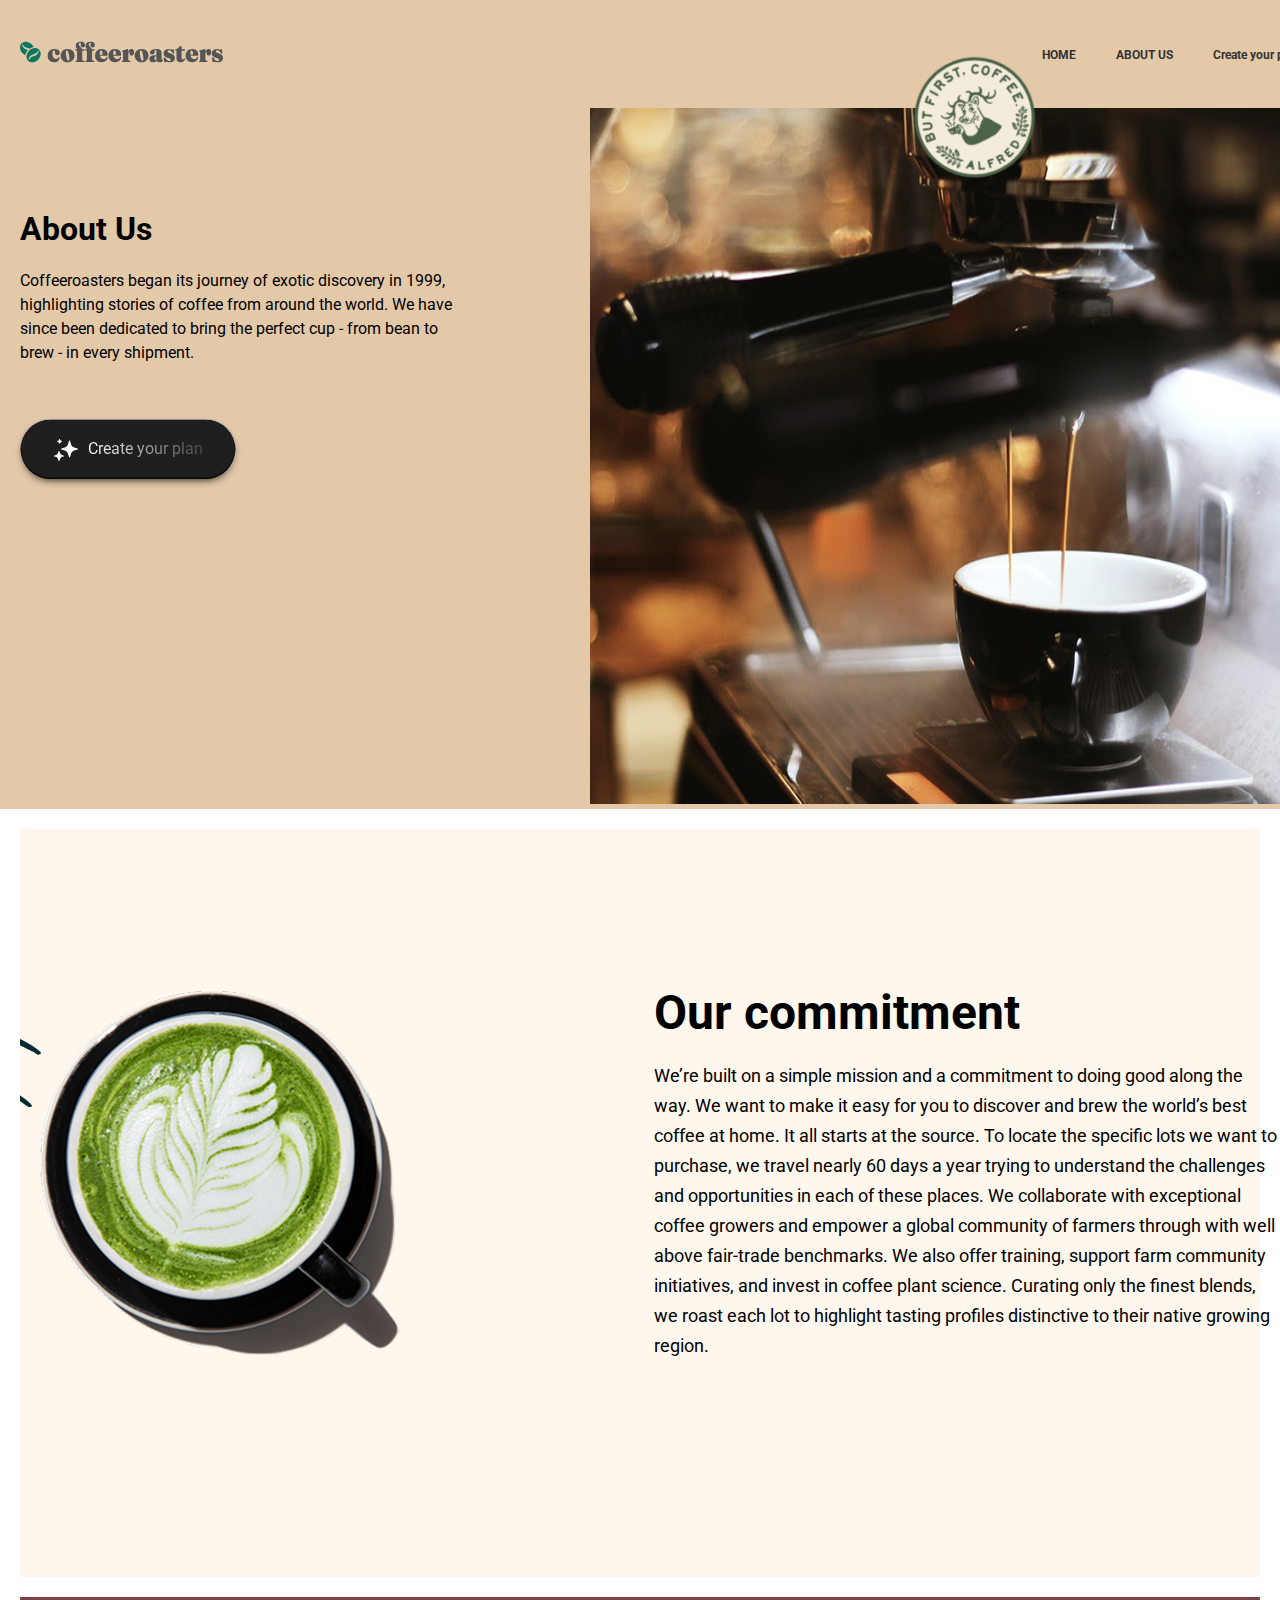
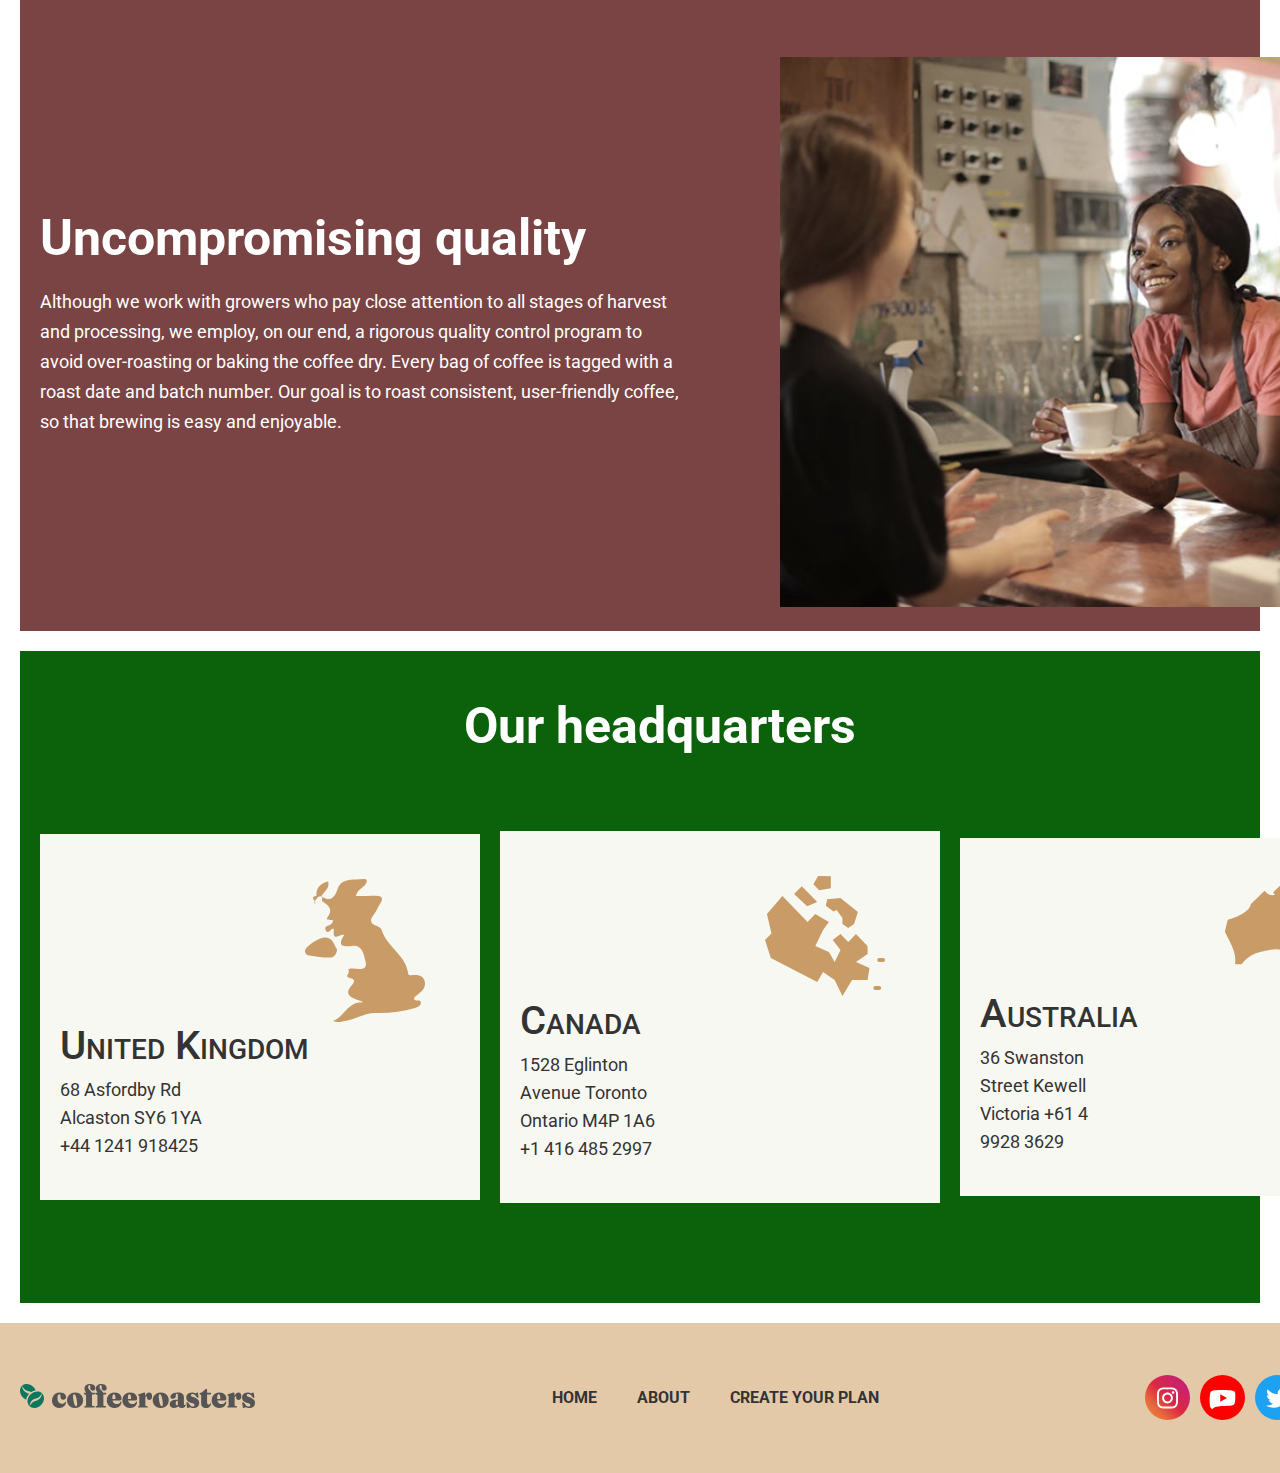
<file: about.html>
<!DOCTYPE html>
<html lang="en">

<head>
    <meta charset="UTF-8">
    <meta name="viewport" content="width=device-width, initial-scale=1.0">
    <title>coffee-roaster</title>
    <link rel="stylesheet" href="./css/main.css">
</head>

<body>
    <!-- header start  -->
    <header>
        <div class="container">
            <div class="header_inner">
                <div class="header_inner_left">
                    <a href="#">
                        <img src="./images/coffeeroasters.svg" width="203px" height="24px" alt="coffee-roaster-logo">
                    </a>
                </div>
                <div class="header_inner_right">
                    <ul class="header_inner_right_list">
                        <li class="header_inner_list_item">
                            <a class="header_inner_right_list_link" href="./index.html">
                                HOME
                            </a>
                        </li>
                        <li class="header_inner_list_item">
                            <a class="header_inner_right_list_link" href="./about.html">
                                ABOUT US
                            </a>
                        </li>
                        <li class="header_inner_list_item">
                            <a class="header_inner_right_list_link" href="#">
                                Create your plan
                            </a>
                        </li>
                    </ul>
                </div>
            </div>
        </div>
    </header>
    <!-- header finish  -->
    <section class="roaster">
        <div class="container">
            <div class="roaster_inner">
                <div class="roaster_inner_left">
                    <h1 class="roaster_inner_left_title">
                        About Us
                    </h1>
                    <p class="roaster_inner_left_text">
                        Coffeeroasters began its journey of exotic discovery in 1999, highlighting stories of coffee
                        from around the world. We have since been dedicated to bring the perfect cup - from bean to
                        brew - in every shipment.
                    </p>
                    <!-- <a class="about_inner_left_link" href="#">
                            Create your plan
                        </a> -->
                    <button class="button">
                        <div class="dots_border"></div>
                        <svg xmlns="http://www.w3.org/2000/svg" fill="none" viewBox="0 0 24 24" class="sparkle">
                            <path class="path" stroke-linejoin="round" stroke-linecap="round" stroke="black"
                                fill="black"
                                d="M14.187 8.096L15 5.25L15.813 8.096C16.0231 8.83114 16.4171 9.50062 16.9577 10.0413C17.4984 10.5819 18.1679 10.9759 18.903 11.186L21.75 12L18.904 12.813C18.1689 13.0231 17.4994 13.4171 16.9587 13.9577C16.4181 14.4984 16.0241 15.1679 15.814 15.903L15 18.75L14.187 15.904C13.9769 15.1689 13.5829 14.4994 13.0423 13.9587C12.5016 13.4181 11.8321 13.0241 11.097 12.814L8.25 12L11.096 11.187C11.8311 10.9769 12.5006 10.5829 13.0413 10.0423C13.5819 9.50162 13.9759 8.83214 14.186 8.097L14.187 8.096Z">
                            </path>
                            <path class="path" stroke-linejoin="round" stroke-linecap="round" stroke="black"
                                fill="black"
                                d="M6 14.25L5.741 15.285C5.59267 15.8785 5.28579 16.4206 4.85319 16.8532C4.42059 17.2858 3.87853 17.5927 3.285 17.741L2.25 18L3.285 18.259C3.87853 18.4073 4.42059 18.7142 4.85319 19.1468C5.28579 19.5794 5.59267 20.1215 5.741 20.715L6 21.75L6.259 20.715C6.40725 20.1216 6.71398 19.5796 7.14639 19.147C7.5788 18.7144 8.12065 18.4075 8.714 18.259L9.75 18L8.714 17.741C8.12065 17.5925 7.5788 17.2856 7.14639 16.853C6.71398 16.4204 6.40725 15.8784 6.259 15.285L6 14.25Z">
                            </path>
                            <path class="path" stroke-linejoin="round" stroke-linecap="round" stroke="black"
                                fill="black"
                                d="M6.5 4L6.303 4.5915C6.24777 4.75718 6.15472 4.90774 6.03123 5.03123C5.90774 5.15472 5.75718 5.24777 5.5915 5.303L5 5.5L5.5915 5.697C5.75718 5.75223 5.90774 5.84528 6.03123 5.96877C6.15472 6.09226 6.24777 6.24282 6.303 6.4085L6.5 7L6.697 6.4085C6.75223 6.24282 6.84528 6.09226 6.96877 5.96877C7.09226 5.84528 7.24282 5.75223 7.4085 5.697L8 5.5L7.4085 5.303C7.24282 5.24777 7.09226 5.15472 6.96877 5.03123C6.84528 4.90774 6.75223 4.75718 6.697 4.5915L6.5 4Z">
                            </path>
                        </svg>
                        <span class="text_button">Create your plan</span>
                    </button>
                </div>
                <div class="roaster_inner_right">
                    <img class="roaster_inner_right_img1" width="450px" height="375px" src="./images/coffee-logo.svg"
                        alt="roaster-logo">
                    <img class="roaster_inner_right_img2" src="./images/about.jpg" alt="coffee-girl">
                </div>
            </div>
        </div>
    </section>
    <section class="commit">
        <div class="container">
            <div class="commit_inner">
                <div class="commit_inner_left">
                    <img src="./images/cup.png" alt="cup-coffee">
                </div>
                <div class="commit_inner_right">
                    <h2 class="commit_inner_right_title">
                        Our commitment
                    </h2>
                    <p class="commit_inner_right_text">
                        We’re built on a simple mission and a commitment to doing good along the way. We want to
                        make it easy for you to discover and brew the world’s best coffee at home. It all starts at
                        the source. To locate the specific lots we want to purchase, we travel nearly 60 days a year
                        trying to understand the challenges and opportunities in each of these places. We
                        collaborate with exceptional coffee growers and empower a global community of farmers
                        through with well above fair-trade benchmarks. We also offer training, support farm
                        community initiatives, and invest in coffee plant science. Curating only the finest blends,
                        we roast each lot to highlight tasting profiles distinctive to their native growing region.
                    </p>
                </div>
            </div>
        </div>
    </section>
    <section class="quality">
        <div class="container">
            <div class="quality_inner">
                <div class="quality_inner_left">
                    <h2 class="quality_inner_left_title">
                        Uncompromising quality
                    </h2>
                    <p class="quality_inner_left_text">
                        Although we work with growers who pay close attention to all stages of harvest and processing,
                        we employ, on our end, a rigorous quality control program to avoid over-roasting or baking the
                        coffee dry. Every bag of coffee is tagged with a roast date and batch number. Our goal is to
                        roast consistent, user-friendly coffee, so that brewing is easy and enjoyable.
                    </p>
                </div>
                <div class="quality_inner_right">
                    <img src="./images/every-section-3.png" width="500px" height="550px"
                        alt="Although we work with growers who pay close attention to all stages of harvest and processing, we employ, on our end, a rigorous quality control program to avoid over-roasting or baking the coffee dry. Every bag of coffee is tagged with a roast date and batch number. Our goal is to roast consistent, user-friendly coffee, so that brewing is easy and enjoyable.">
                </div>
            </div>
        </div>
    </section>
    <section class="map">
        <div class="container">
            <div class="map_inner">
                <h2 class="map_inner_title">
                    Our headquarters
                </h2>
                <div class="map_box">
                    <ul class="map_box_list">
                        <li class="map_box_list_item">
                            <div class="map_list_item_img map_img">
                                <img src="./images/united-kingdom_map.svg" alt="United Kingdom">
                            </div>
                            <h3 class="map_box_list_item_title">
                                United Kingdom
                            </h3>
                            <p class="map_box_list_item_text">
                                68 Asfordby Rd
                                Alcaston
                                SY6 1YA
                                +44 1241 918425
                            </p>
                        </li>
                        <li class="map_box_list_item">
                            <div class="map_list_item_img map_img">
                                <img src="./images/canada_map.svg" alt="Canada">
                            </div>
                            <h3 class="map_box_list_item_title">
                                Canada
                            </h3>
                            <p class="map_box_list_item_text">
                                1528 Eglinton Avenue
                                Toronto
                                Ontario M4P 1A6
                                +1 416 485 2997
                            </p>
                        </li>
                        <li class="map_box_list_item">
                            <div class="map_list_item_img map_img">
                                <img src="./images/australia_map.svg" alt="Australia">
                            </div>
                            <h3 class="map_box_list_item_title">
                                Australia
                            </h3>
                            <p class="map_box_list_item_text">
                                36 Swanston Street
                                Kewell
                                Victoria
                                +61 4 9928 3629
                            </p>
                        </li>
                    </ul>
                </div>
            </div>
        </div>
    </section>
    <footer>
        <div class="container">
            <div class="footer_inner">
                <div class="footer_inner_left">
                    <a href="#">
                        <img src="./images/coffeeroasters.svg" width="235px" height="24px" alt="coffee-roaster-logo">
                    </a>
                </div>
                <div class="footer_inner_center">
                    <ul class="footer_inner_center_list">
                        <li class="footer_inner_center_list_item">
                            <a href="#">
                                HOME
                            </a>
                        </li>
                        <li class="footer_inner_center_list_item">
                            <a href="#">
                                ABOUT
                            </a>
                        </li>
                        <li class="footer_inner_center_list_item">
                            <a href="#">
                                CREATE YOUR PLAN
                            </a>
                        </li>
                    </ul>
                </div>
                <!-- <div class="footer_inner_right">
                    <a href="#">
                        <img src="./images/facebook.svg" width="30px" height="30px" alt="facebook">
                    </a>
                    <a href="#">
                        <img src="./images/twitter.svg" width="30px" height="25px" alt="twitter">
                    </a>
                    <a href="#">
                        <img src="./images/instagram.svg" width="30px" height="30px" alt="instagram">
                    </a>
                </div> -->
                <div class="logos">
                    <button class="Btn instagram">
                        <svg class="svgIcon" viewBox="0 0 448 512" height="1.5em" xmlns="http://www.w3.org/2000/svg">
                            <path
                                d="M224.1 141c-63.6 0-114.9 51.3-114.9 114.9s51.3 114.9 114.9 114.9S339 319.5 339 255.9 287.7 141 224.1 141zm0 189.6c-41.1 0-74.7-33.5-74.7-74.7s33.5-74.7 74.7-74.7 74.7 33.5 74.7 74.7-33.6 74.7-74.7 74.7zm146.4-194.3c0 14.9-12 26.8-26.8 26.8-14.9 0-26.8-12-26.8-26.8s12-26.8 26.8-26.8 26.8 12 26.8 26.8zm76.1 27.2c-1.7-35.9-9.9-67.7-36.2-93.9-26.2-26.2-58-34.4-93.9-36.2-37-2.1-147.9-2.1-184.9 0-35.8 1.7-67.6 9.9-93.9 36.1s-34.4 58-36.2 93.9c-2.1 37-2.1 147.9 0 184.9 1.7 35.9 9.9 67.7 36.2 93.9s58 34.4 93.9 36.2c37 2.1 147.9 2.1 184.9 0 35.9-1.7 67.7-9.9 93.9-36.2 26.2-26.2 34.4-58 36.2-93.9 2.1-37 2.1-147.8 0-184.8zM398.8 388c-7.8 19.6-22.9 34.7-42.6 42.6-29.5 11.7-99.5 9-132.1 9s-102.7 2.6-132.1-9c-19.6-7.8-34.7-22.9-42.6-42.6-11.7-29.5-9-99.5-9-132.1s-2.6-102.7 9-132.1c7.8-19.6 22.9-34.7 42.6-42.6 29.5-11.7 99.5-9 132.1-9s102.7-2.6 132.1 9c19.6 7.8 34.7 22.9 42.6 42.6 11.7 29.5 9 99.5 9 132.1s2.7 102.7-9 132.1z">
                            </path>
                        </svg>
                        <span class="text">Instagram</span>
                    </button>

                    <button class="Btn youtube">
                        <svg class="svgIcon" viewBox="0 0 576 512" height="1.5em" xmlns="http://www.w3.org/2000/svg">
                            <path
                                d="M549.655 148.28c-6.281-23.64-24.041-42.396-47.655-48.685C462.923 85 288 85 288 85S113.077 85 74 99.595c-23.614 6.289-41.374 25.045-47.655 48.685-12.614 47.328-12.614 147.717-12.614 147.717s0 100.39 12.614 147.718c6.281 23.64 24.041 42.396 47.655 48.684C113.077 427 288 427 288 427s174.923 0 214-14.595c23.614-6.289 41.374-25.045 47.655-48.685 12.614-47.328 12.614-147.718 12.614-147.718s0-100.389-12.614-147.717zM240 336V176l144 80-144 80z">
                            </path>
                        </svg>
                        <span class="text">YouTube</span>
                    </button>

                    <button class="Btn twitter">
                        <svg class="svgIcon" viewBox="0 0 512 512" height="1.5em" xmlns="http://www.w3.org/2000/svg">
                            <path
                                d="M512 97.248c-18.84 8.36-39.082 14.008-60.277 16.54 21.62-12.92 38.212-33.216 46.042-57.45-20.242 12-42.71 20.67-66.61 25.41-19.128-20.412-46.344-33.21-76.51-33.21-58 0-105 47-105 105 0 8.22.926 16.188 2.714 23.914-87.18-4.376-164.66-46.2-216.45-109.97-9.066 15.508-14.254 33.586-14.254 52.836 0 36.37 18.54 68.542 46.844 87.428-17.272-.554-33.52-5.286-47.754-13.158v1.32c0 50.828 36.13 93.15 84.198 102.79-8.826 2.396-18.14 3.686-27.734 3.686-6.78 0-13.34-.664-19.676-1.902 13.36 41.77 52.164 72.198 98.116 73.052-35.96 28.17-81.38 44.99-130.76 44.99-8.54 0-16.94-.5-25.14-1.476 46.684 29.922 101.99 47.31 161.18 47.31 193.32 0 298.924-160.078 298.924-298.926 0-4.554-.106-9.086-.306-13.594 20.546-14.824 38.364-33.298 52.456-54.422z">
                            </path>
                        </svg>
                        <span class="text">Twitter</span>
                    </button>
                </div>

            </div>
        </div>
    </footer>
    <!-- footer finish  -->
</body>

</html>
</file>
<file: css/main.css>
/* roboto-regular - latin */
@font-face {
  font-display: swap; /* Check https://developer.mozilla.org/en-US/docs/Web/CSS/@font-face/font-display for other options. */
  font-family: "Roboto";
  font-style: normal;
  font-weight: 400;
  src: url("../fonts/roboto-v50-latin-regular.woff2") format("woff2"); /* Chrome 36+, Opera 23+, Firefox 39+, Safari 12+, iOS 10+ */
}
/* roboto-500 - latin */
@font-face {
  font-display: swap; /* Check https://developer.mozilla.org/en-US/docs/Web/CSS/@font-face/font-display for other options. */
  font-family: "Roboto";
  font-style: normal;
  font-weight: 500;
  src: url("../fonts/roboto-v50-latin-500.woff2") format("woff2"); /* Chrome 36+, Opera 23+, Firefox 39+, Safari 12+, iOS 10+ */
}
/* roboto-700 - latin */
@font-face {
  font-display: swap; /* Check https://developer.mozilla.org/en-US/docs/Web/CSS/@font-face/font-display for other options. */
  font-family: "Roboto";
  font-style: normal;
  font-weight: 700;
  src: url("../fonts/roboto-v50-latin-700.woff2") format("woff2"); /* Chrome 36+, Opera 23+, Firefox 39+, Safari 12+, iOS 10+ */
}
/*! normalize.css v8.0.1 | MIT License | github.com/necolas/normalize.css */
/* Document
   ========================================================================== */
/**
 * 1. Correct the line height in all browsers.
 * 2. Prevent adjustments of font size after orientation changes in iOS.
 */
html {
  line-height: 1.15; /* 1 */
  -webkit-text-size-adjust: 100%; /* 2 */
}

/* Sections
   ========================================================================== */
/**
 * Remove the margin in all browsers.
 */
body {
  margin: 0;
}

/**
 * Render the `main` element consistently in IE.
 */
main {
  display: block;
}

/**
 * Correct the font size and margin on `h1` elements within `section` and
 * `article` contexts in Chrome, Firefox, and Safari.
 */
h1 {
  font-size: 2em;
  margin: 0.67em 0;
}

/* Grouping content
   ========================================================================== */
/**
 * 1. Add the correct box sizing in Firefox.
 * 2. Show the overflow in Edge and IE.
 */
hr {
  box-sizing: content-box; /* 1 */
  height: 0; /* 1 */
  overflow: visible; /* 2 */
}

/**
 * 1. Correct the inheritance and scaling of font size in all browsers.
 * 2. Correct the odd `em` font sizing in all browsers.
 */
pre {
  font-family: monospace, monospace; /* 1 */
  font-size: 1em; /* 2 */
}

/* Text-level semantics
   ========================================================================== */
/**
 * Remove the gray background on active links in IE 10.
 */
a {
  background-color: transparent;
}

/**
 * 1. Remove the bottom border in Chrome 57-
 * 2. Add the correct text decoration in Chrome, Edge, IE, Opera, and Safari.
 */
abbr[title] {
  border-bottom: none; /* 1 */
  text-decoration: underline; /* 2 */
  text-decoration: underline dotted; /* 2 */
}

/**
 * Add the correct font weight in Chrome, Edge, and Safari.
 */
b,
strong {
  font-weight: bolder;
}

/**
 * 1. Correct the inheritance and scaling of font size in all browsers.
 * 2. Correct the odd `em` font sizing in all browsers.
 */
code,
kbd,
samp {
  font-family: monospace, monospace; /* 1 */
  font-size: 1em; /* 2 */
}

/**
 * Add the correct font size in all browsers.
 */
small {
  font-size: 80%;
}

/**
 * Prevent `sub` and `sup` elements from affecting the line height in
 * all browsers.
 */
sub,
sup {
  font-size: 75%;
  line-height: 0;
  position: relative;
  vertical-align: baseline;
}

sub {
  bottom: -0.25em;
}

sup {
  top: -0.5em;
}

/* Embedded content
   ========================================================================== */
/**
 * Remove the border on images inside links in IE 10.
 */
img {
  border-style: none;
}

/* Forms
   ========================================================================== */
/**
 * 1. Change the font styles in all browsers.
 * 2. Remove the margin in Firefox and Safari.
 */
button,
input,
optgroup,
select,
textarea {
  font-family: inherit; /* 1 */
  font-size: 100%; /* 1 */
  line-height: 1.15; /* 1 */
  margin: 0; /* 2 */
}

/**
 * Show the overflow in IE.
 * 1. Show the overflow in Edge.
 */
button,
input { /* 1 */
  overflow: visible;
}

/**
 * Remove the inheritance of text transform in Edge, Firefox, and IE.
 * 1. Remove the inheritance of text transform in Firefox.
 */
button,
select { /* 1 */
  text-transform: none;
}

/**
 * Correct the inability to style clickable types in iOS and Safari.
 */
button,
[type=button],
[type=reset],
[type=submit] {
  -webkit-appearance: button;
}

/**
 * Remove the inner border and padding in Firefox.
 */
button::-moz-focus-inner,
[type=button]::-moz-focus-inner,
[type=reset]::-moz-focus-inner,
[type=submit]::-moz-focus-inner {
  border-style: none;
  padding: 0;
}

/**
 * Restore the focus styles unset by the previous rule.
 */
button:-moz-focusring,
[type=button]:-moz-focusring,
[type=reset]:-moz-focusring,
[type=submit]:-moz-focusring {
  outline: 1px dotted ButtonText;
}

/**
 * Correct the padding in Firefox.
 */
fieldset {
  padding: 0.35em 0.75em 0.625em;
}

/**
 * 1. Correct the text wrapping in Edge and IE.
 * 2. Correct the color inheritance from `fieldset` elements in IE.
 * 3. Remove the padding so developers are not caught out when they zero out
 *    `fieldset` elements in all browsers.
 */
legend {
  box-sizing: border-box; /* 1 */
  color: inherit; /* 2 */
  display: table; /* 1 */
  max-width: 100%; /* 1 */
  padding: 0; /* 3 */
  white-space: normal; /* 1 */
}

/**
 * Add the correct vertical alignment in Chrome, Firefox, and Opera.
 */
progress {
  vertical-align: baseline;
}

/**
 * Remove the default vertical scrollbar in IE 10+.
 */
textarea {
  overflow: auto;
}

/**
 * 1. Add the correct box sizing in IE 10.
 * 2. Remove the padding in IE 10.
 */
[type=checkbox],
[type=radio] {
  box-sizing: border-box; /* 1 */
  padding: 0; /* 2 */
}

/**
 * Correct the cursor style of increment and decrement buttons in Chrome.
 */
[type=number]::-webkit-inner-spin-button,
[type=number]::-webkit-outer-spin-button {
  height: auto;
}

/**
 * 1. Correct the odd appearance in Chrome and Safari.
 * 2. Correct the outline style in Safari.
 */
[type=search] {
  -webkit-appearance: textfield; /* 1 */
  outline-offset: -2px; /* 2 */
}

/**
 * Remove the inner padding in Chrome and Safari on macOS.
 */
[type=search]::-webkit-search-decoration {
  -webkit-appearance: none;
}

/**
 * 1. Correct the inability to style clickable types in iOS and Safari.
 * 2. Change font properties to `inherit` in Safari.
 */
::-webkit-file-upload-button {
  -webkit-appearance: button; /* 1 */
  font: inherit; /* 2 */
}

/* Interactive
   ========================================================================== */
/*
 * Add the correct display in Edge, IE 10+, and Firefox.
 */
details {
  display: block;
}

/*
 * Add the correct display in all browsers.
 */
summary {
  display: list-item;
}

/* Misc
   ========================================================================== */
/**
 * Add the correct display in IE 10+.
 */
template {
  display: none;
}

/**
 * Add the correct display in IE 10.
 */
[hidden] {
  display: none;
}

body {
  margin: 0;
  padding: 0;
  font-family: "Roboto", sans-serif;
}

.container {
  max-width: 1340px;
  width: 100%;
  margin: 0 auto;
  padding: 0 20px;
}

header {
  background-color: #e4c9a9;
}

.header_inner {
  display: flex;
  align-items: center;
  justify-content: space-between;
  padding: 40px 0 40px 0;
}

.header_inner_right_list {
  display: flex;
  align-items: center;
  list-style: none;
  gap: 40px;
  padding: 0;
  margin: 0;
}

.header_inner_right_list_link {
  color: rgb(51, 51, 51);
  font-weight: 700;
  font-size: 12px;
  line-height: 100%;
  text-decoration: none;
}

.coffee {
  background-color: #e4c9a9;
}

.coffee_inner {
  display: flex;
  align-items: center;
  justify-content: space-between;
}

.coffee_inner_left {
  max-width: 464px;
  width: 100%;
  padding: 0 116px 249px 0;
}

.coffee_inner_left_title {
  font-weight: 700;
  font-size: 64px;
  line-height: 100%;
  color: rgb(0, 0, 0);
  margin: 0 0 24px 0;
}

.coffee_inner_left_text {
  font-weight: 400;
  font-size: 16px;
  line-height: 24px;
  color: rgb(0, 0, 0);
  margin: 0 0 54px 0;
}

/* From Uiverse.io by MuhammadHasann */
.button {
  --black-700: hsla(0 0% 12% / 1);
  --border_radius: 9999px;
  --transtion: 0.3s ease-in-out;
  --offset: 2px;
  cursor: pointer;
  position: relative;
  display: flex;
  align-items: center;
  gap: 0.5rem;
  transform-origin: center;
  padding: 1rem 2rem;
  background-color: transparent;
  border: none;
  border-radius: var(--border_radius);
  transform: scale(calc(1 + var(--active, 0) * 0.1));
  transition: transform var(--transtion);
}

.button::before {
  content: "";
  position: absolute;
  top: 50%;
  left: 50%;
  transform: translate(-50%, -50%);
  width: 100%;
  height: 100%;
  background-color: var(--black-700);
  border-radius: var(--border_radius);
  box-shadow: inset 0 0.5px hsl(0, 0%, 100%), inset 0 -1px 2px 0 hsl(0, 0%, 0%), 0px 4px 10px -4px hsla(0, 0%, 0%, calc(1 - var(--active, 0))), 0 0 0 calc(var(--active, 0) * 0.375rem) hsla(260, 97%, 50%, 0.75);
  transition: all var(--transtion);
  z-index: 0;
}

.button::after {
  content: "";
  position: absolute;
  top: 50%;
  left: 50%;
  transform: translate(-50%, -50%);
  width: 100%;
  height: 100%;
  background-color: hsla(260, 97%, 61%, 0.75);
  background-image: radial-gradient(at 51% 89%, hsl(266, 45%, 74%) 0px, transparent 50%), radial-gradient(at 100% 100%, hsl(266, 36%, 60%) 0px, transparent 50%), radial-gradient(at 22% 91%, hsl(266, 36%, 60%) 0px, transparent 50%);
  background-position: top;
  opacity: var(--active, 0);
  border-radius: var(--border_radius);
  transition: opacity var(--transtion);
  z-index: 2;
}

.button:is(:hover, :focus-visible) {
  --active: 1;
}

.button:active {
  transform: scale(1);
}

.button .dots_border {
  --size_border: calc(100% + 2px);
  overflow: hidden;
  position: absolute;
  top: 50%;
  left: 50%;
  transform: translate(-50%, -50%);
  width: var(--size_border);
  height: var(--size_border);
  background-color: transparent;
  border-radius: var(--border_radius);
  z-index: -10;
}

.button .dots_border::before {
  content: "";
  position: absolute;
  top: 30%;
  left: 50%;
  transform: translate(-50%, -50%);
  transform-origin: left;
  transform: rotate(0deg);
  width: 100%;
  height: 2rem;
  background-color: white;
  mask: linear-gradient(transparent 0%, white 120%);
  animation: rotate 2s linear infinite;
}

@keyframes rotate {
  to {
    transform: rotate(360deg);
  }
}
.button .sparkle {
  position: relative;
  z-index: 10;
  width: 1.75rem;
}

.button .sparkle .path {
  fill: currentColor;
  stroke: currentColor;
  transform-origin: center;
  color: hsl(0, 0%, 100%);
}

.button:is(:hover, :focus) .sparkle .path {
  animation: path 1.5s linear 0.5s infinite;
}

.button .sparkle .path:nth-child(1) {
  --scale_path_1: 1.2;
}

.button .sparkle .path:nth-child(2) {
  --scale_path_2: 1.2;
}

.button .sparkle .path:nth-child(3) {
  --scale_path_3: 1.2;
}

@keyframes path {
  0%, 34%, 71%, 100% {
    transform: scale(1);
  }
  17% {
    transform: scale(var(--scale_path_1, 1));
  }
  49% {
    transform: scale(var(--scale_path_2, 1));
  }
  83% {
    transform: scale(var(--scale_path_3, 1));
  }
}
.button .text_button {
  position: relative;
  z-index: 10;
  background-image: linear-gradient(90deg, hsl(0, 0%, 100%) 0%, hsla(0, 0%, 100%, var(--active, 0)) 120%);
  background-clip: text;
  font-size: 1rem;
  color: transparent;
}

.coffee_inner_right_img {
  position: absolute;
  top: -422px;
  left: 20px;
  z-index: 10;
}

.coffee_inner_right_img1 {
  position: absolute;
  top: -70px;
  left: 895px;
  width: 160px;
}

.coffee_inner_right_img2 {
  width: 710px;
  height: 696px;
  top: 104px;
  left: 730px;
}

.our {
  position: relative;
  background-position: calc(50% - 886px) calc(50% - 750px), calc(50% + 730px) calc(50% + 250px), calc(50% + 730px) calc(50% + 250px), calc(50% - 886px) calc(50% + 685px);
  background-image: url("../images/back-our.png"), url("../images/back-our-2.png"), url("../images/back-our-3.png"), url("../images/back-our-4.png");
  background-repeat: no-repeat;
  background-size: 402px 404px, 320px 506px, 253px 320px, 261px 350px;
  background-color: #fdf7ed;
  margin: 20px;
}

.our_inner_title {
  font-weight: 700;
  font-size: 50px;
  line-height: 100%;
  text-align: center;
  margin: 0;
  padding: 50px 0 0 0;
}

.our_inner_list {
  display: flex;
  align-items: center;
  justify-content: space-evenly;
  list-style: none;
  /* gap: 117px; */
  padding: 80px 0 0 0;
  margin: 0;
  /* max-width: 1114px;
  width: 100%; */
}

.our_inner_list_item_title {
  font-weight: 500;
  font-size: 48px;
  line-height: 100%;
  color: rgb(51, 51, 51);
  margin: 0 0 10px 0;
  padding: 0;
}

.our_inner_list_item_text {
  font-weight: 400;
  font-size: 22px;
  line-height: 34px;
  color: rgb(51, 51, 51);
  margin: 0;
  padding: 0;
}

.our_inner_box_2_list {
  display: flex;
  align-items: center;
  justify-content: space-evenly;
  list-style: none;
  gap: 117px;
  padding: 0;
  margin: 0;
}

.box_2_title {
  font-weight: 500;
  font-size: 48px;
  line-height: 100%;
  color: rgb(51, 51, 51);
  margin: 0 0 10px 0;
  padding: 0;
}

.box_2_text {
  font-weight: 400;
  font-size: 22px;
  line-height: 34px;
  color: rgb(51, 51, 51);
  margin: 0 0 120px 0;
  padding: 0;
}

.every {
  position: relative;
  background-image: url("../images/every-back.svg");
  background-position: calc(50% + 5px) calc(50% - 105px);
  background-repeat: no-repeat;
  background-size: 1400px 703px;
  margin: 20px;
}

.every_box {
  padding: 50px 0 80px 0;
}

.every_box_title {
  font-weight: 700;
  font-size: 50px;
  line-height: 100%;
  text-align: center;
  margin: 0 10px 0;
  padding: 0;
  color: rgb(255, 255, 255);
}

.every_box_text {
  font-weight: 400;
  font-size: 16px;
  line-height: 28px;
  text-align: center;
  padding: 0;
  margin: 0;
  color: rgb(255, 255, 255);
}

.every_inner_box_list {
  display: flex;
  list-style: none;
  align-items: center;
  justify-content: space-between;
  gap: 20px;
  margin: 0;
  padding: 0;
}

.every_inner_box_list_item {
  max-width: 433px;
  width: 100%;
}

.box-title {
  font-weight: 500;
  font-size: 30px;
  line-height: 100%;
  padding: 0;
  margin: 28px 0 10px 0;
  color: rgb(51, 51, 51);
}

.box-text {
  font-weight: 400;
  font-size: 18px;
  line-height: 28px;
  padding: 0;
  margin: 0;
}

.works {
  position: relative;
  background-position: calc(50% - 158px) calc(50% - 273px), calc(50% + 5px) calc(50% - 70px);
  background-image: url("../images/works-back-2.svg"), url("../images/works-back.png");
  background-repeat: no-repeat;
  background-size: 899px 10px, 1400px 826px;
  margin: 0 20px 50px 20px;
}

.works_inner_title {
  font-weight: 700;
  font-size: 50px;
  line-height: 100%;
  text-align: center;
  padding: 0;
  margin: 50px 0 80px 0;
  color: rgb(255, 255, 255);
}

.works_inner_box_list {
  display: flex;
  align-items: center;
  list-style: none;
}

.works_inner_list_box_item {
  max-width: 966px;
  width: 100%;
}

.works_inner_list_box_item_box {
  max-width: 60px;
  height: 60px;
  border: 3px solid rgb(201, 155, 103);
  background-color: white;
}

/* .works_inner_list_item span {
  max-width: 899px;
  height: 0;
  left: 85px;
  border: solid rgba(201, 155, 103, 1);
} */
.works_inner_box_2 {
  padding: 20px 0 60px 0;
}

.works_inner_box_2_list {
  display: flex;
  align-items: center;
  list-style: none;
  gap: 20px;
  /* background-color: white; */
  padding: 20px 28px 20px 20px;
  margin: 0;
}

.works_inner_box_2_list_item {
  max-width: 433px;
  width: 100%;
  background-color: white;
}

.box-2-item {
  max-width: 433px;
  width: 100%;
}

.works-box {
  width: 65px;
  height: 75px;
}

.works-box span {
  font-weight: 400;
  font-size: 64px;
  line-height: 100%;
  color: rgb(51, 51, 51);
  padding: 0;
  margin: 20px 20px 301px 348px;
}

.box-2-title {
  font-weight: 500;
  font-size: 40px;
  line-height: 100%;
  color: rgb(51, 51, 51);
  padding: 0;
  margin: 45px 0 10px 0;
}

.box-2-text {
  font-weight: 400;
  font-size: 18px;
  line-height: 28px;
  color: rgb(51, 51, 51);
  padding: 0;
  margin: 0 0 20px 0;
}

.works_inner_btn {
  padding: 16px 463px 120px 543px;
}

.works_inner_link a {
  border-radius: 100px;
  padding: 16px 24px;
  background-color: rgb(201, 155, 103);
  text-decoration: none;
  color: rgb(255, 255, 255);
  font-weight: 500;
  font-size: 16px;
  line-height: 100%;
  text-align: center;
}

footer {
  background-color: #e4c9a9;
}

.footer_inner {
  display: flex;
  align-items: center;
  justify-content: space-between;
  padding: 50px 0 50px 0;
}

.footer_inner_center_list {
  display: flex;
  align-items: center;
  list-style: none;
  gap: 40px;
}

.footer_inner_center_list_item a {
  text-decoration: none;
  color: rgb(51, 51, 51);
  font-weight: 700;
  font-size: 16px;
  line-height: 100%;
  text-align: center;
}

.logos {
  display: flex;
}

.Btn {
  border: none;
  border-radius: 50%;
  width: 45px;
  height: 45px;
  display: flex;
  align-items: center;
  justify-content: center;
  transition-duration: 0.4s;
  cursor: pointer;
  position: relative;
  overflow: hidden;
  margin-left: 10px;
}

.instagram {
  background: #f09433;
  background: -moz-linear-gradient(45deg, #f09433 0%, #e6683c 25%, #dc2743 50%, #cc2366 75%, #bc1888 100%);
  background: -webkit-linear-gradient(45deg, #f09433 0%, #e6683c 25%, #dc2743 50%, #cc2366 75%, #bc1888 100%);
  background: linear-gradient(45deg, #f09433 0%, #e6683c 25%, #dc2743 50%, #cc2366 75%, #bc1888 100%);
  filter: progid:DXImageTransform.Microsoft.gradient(startColorstr="#f09433", endColorstr="#bc1888", GradientType=1);
}

.youtube {
  background-color: #ff0000;
}

.twitter {
  background-color: #1da1f2;
}

.Btn:hover {
  width: 110px;
  transition-duration: 0.4s;
  border-radius: 30px;
}

.Btn:hover .text {
  opacity: 1;
  transition-duration: 0.4s;
}

.Btn:hover .svgIcon {
  opacity: 0;
  transition-duration: 0.3s;
}

.text {
  position: absolute;
  color: rgb(255, 255, 255);
  width: 120px;
  font-weight: 600;
  opacity: 0;
  transition-duration: 0.4s;
}

.svgIcon {
  transition-duration: 0.3s;
}

.svgIcon path {
  fill: white;
}

.roaster {
  background-color: #e4c9a9;
}

.roaster_inner {
  display: flex;
  align-items: center;
  justify-content: space-between;
}

.roaster_inner_left {
  max-width: 464px;
  width: 100%;
  padding: 0 116px 249px 0;
}

.about_inner_left_title {
  font-weight: 700;
  font-size: 64px;
  line-height: 100%;
  color: rgb(0, 0, 0);
  margin: 0 0 24px 0;
}

.roaster_inner_left_text {
  font-weight: 400;
  font-size: 16px;
  line-height: 24px;
  color: rgb(0, 0, 0);
  margin: 0 0 54px 0;
}

/* From Uiverse.io by MuhammadHasann */
.button {
  --black-700: hsla(0 0% 12% / 1);
  --border_radius: 9999px;
  --transtion: 0.3s ease-in-out;
  --offset: 2px;
  cursor: pointer;
  position: relative;
  display: flex;
  align-items: center;
  gap: 0.5rem;
  transform-origin: center;
  padding: 1rem 2rem;
  background-color: transparent;
  border: none;
  border-radius: var(--border_radius);
  transform: scale(calc(1 + var(--active, 0) * 0.1));
  transition: transform var(--transtion);
}

.button::before {
  content: "";
  position: absolute;
  top: 50%;
  left: 50%;
  transform: translate(-50%, -50%);
  width: 100%;
  height: 100%;
  background-color: var(--black-700);
  border-radius: var(--border_radius);
  box-shadow: inset 0 0.5px hsl(0, 0%, 100%), inset 0 -1px 2px 0 hsl(0, 0%, 0%), 0px 4px 10px -4px hsla(0, 0%, 0%, calc(1 - var(--active, 0))), 0 0 0 calc(var(--active, 0) * 0.375rem) hsla(260, 97%, 50%, 0.75);
  transition: all var(--transtion);
  z-index: 0;
}

.button::after {
  content: "";
  position: absolute;
  top: 50%;
  left: 50%;
  transform: translate(-50%, -50%);
  width: 100%;
  height: 100%;
  background-color: hsla(260, 97%, 61%, 0.75);
  background-image: radial-gradient(at 51% 89%, hsl(266, 45%, 74%) 0px, transparent 50%), radial-gradient(at 100% 100%, hsl(266, 36%, 60%) 0px, transparent 50%), radial-gradient(at 22% 91%, hsl(266, 36%, 60%) 0px, transparent 50%);
  background-position: top;
  opacity: var(--active, 0);
  border-radius: var(--border_radius);
  transition: opacity var(--transtion);
  z-index: 2;
}

.button:is(:hover, :focus-visible) {
  --active: 1;
}

.button:active {
  transform: scale(1);
}

.button .dots_border {
  --size_border: calc(100% + 2px);
  overflow: hidden;
  position: absolute;
  top: 50%;
  left: 50%;
  transform: translate(-50%, -50%);
  width: var(--size_border);
  height: var(--size_border);
  background-color: transparent;
  border-radius: var(--border_radius);
  z-index: -10;
}

.button .dots_border::before {
  content: "";
  position: absolute;
  top: 30%;
  left: 50%;
  transform: translate(-50%, -50%);
  transform-origin: left;
  transform: rotate(0deg);
  width: 100%;
  height: 2rem;
  background-color: white;
  mask: linear-gradient(transparent 0%, white 120%);
  animation: rotate 2s linear infinite;
}

@keyframes rotate {
  to {
    transform: rotate(360deg);
  }
}
.button .sparkle {
  position: relative;
  z-index: 10;
  width: 1.75rem;
}

.button .sparkle .path {
  fill: currentColor;
  stroke: currentColor;
  transform-origin: center;
  color: hsl(0, 0%, 100%);
}

.button:is(:hover, :focus) .sparkle .path {
  animation: path 1.5s linear 0.5s infinite;
}

.button .sparkle .path:nth-child(1) {
  --scale_path_1: 1.2;
}

.button .sparkle .path:nth-child(2) {
  --scale_path_2: 1.2;
}

.button .sparkle .path:nth-child(3) {
  --scale_path_3: 1.2;
}

@keyframes path {
  0%, 34%, 71%, 100% {
    transform: scale(1);
  }
  17% {
    transform: scale(var(--scale_path_1, 1));
  }
  49% {
    transform: scale(var(--scale_path_2, 1));
  }
  83% {
    transform: scale(var(--scale_path_3, 1));
  }
}
.button .text_button {
  position: relative;
  z-index: 10;
  background-image: linear-gradient(90deg, hsl(0, 0%, 100%) 0%, hsla(0, 0%, 100%, var(--active, 0)) 120%);
  background-clip: text;
  font-size: 1rem;
  color: transparent;
}

.roaster_inner_right_img {
  position: absolute;
  top: -422px;
  left: 20px;
  z-index: 10;
}

.roaster_inner_right_img1 {
  position: absolute;
  top: -70px;
  left: 895px;
  width: 160px;
  z-index: 10;
}

.roaster_inner_right_img2 {
  width: 710px;
  height: 696px;
  top: 104px;
  left: 73about;
}

.commit {
  position: relative;
  background-position: calc(50% - 800px) calc(50% - 160px);
  background-image: url("../../images/back-our.png");
  background-repeat: no-repeat;
  background-size: 402px 404px;
  background-color: rgb(253, 247, 237);
  margin: 20px;
}

.commit_inner {
  display: flex;
  justify-content: space-between;
  align-items: center;
  padding: 160px 0 216px 0;
}

.commit_inner_right_title {
  font-weight: 700;
  font-style: Bold;
  font-size: 48px;
  line-height: 100%;
  letter-spacing: 0px;
  padding: 0;
  margin: 0 0 24px 0;
}

.commit_inner_right_text {
  max-width: 626px;
  width: 100%;
  font-weight: 400;
  font-style: Regular;
  font-size: 18px;
  line-height: 30px;
  letter-spacing: 0px;
  padding: 0;
  margin: 0;
}

.quality {
  background-color: rgb(122, 68, 68);
  margin: 20px;
  padding: 80xp 0 0 0;
}

.quality_inner {
  display: flex;
  align-items: center;
  justify-content: space-between;
  padding: 60px 0 20px 0;
}

.quality_inner_left {
  padding: 100px 0 118px 0;
}

.quality_inner_left_title {
  font-weight: 700;
  font-style: Bold;
  font-size: 50px;
  line-height: 100%;
  letter-spacing: 0px;
  color: rgb(255, 255, 255);
  margin: 0 0 24px 0;
}

.quality_inner_left_text {
  max-width: 639px;
  width: 100%;
  font-weight: 400;
  font-style: Regular;
  font-size: 18px;
  line-height: 30px;
  letter-spacing: 0px;
  color: rgb(255, 255, 255);
  margin: 0;
}

.map {
  background-color: rgb(11, 98, 11);
  margin: 0 20px 20px 20px;
}

.map_inner {
  padding: 50px 0 100px 0;
}

.map_inner_title {
  font-family: Roboto;
  font-weight: 700;
  font-style: Bold;
  font-size: 50px;
  line-height: 100%;
  letter-spacing: 0px;
  text-align: center;
  margin: 0;
  color: rgb(255, 255, 255);
}

.map_box {
  padding: 80px 0 0 0;
}

.map_box_list {
  display: flex;
  align-items: center;
  justify-content: space-between;
  list-style: none;
  gap: 20px;
  margin: 0;
  padding: 0;
}

.map_box_list_item {
  max-width: 433px;
  width: 100%;
  background-color: rgb(248, 248, 242);
  margin: 0;
  padding: 0;
  padding: 45px 55px 40px 20px;
}

.map_img {
  padding: 0 0 0 245px;
}

.map_box_list_item_title {
  font-family: Roboto;
  font-weight: 500;
  font-style: Medium;
  font-size: 40px;
  leading-trim: NONE;
  line-height: 100%;
  letter-spacing: 0px;
  font-variant: small-caps;
  color: rgb(51, 51, 51);
  padding: 0;
  margin: 0 0 10px 0;
}

.map_box_list_item_text {
  max-width: 144px;
  width: 100%;
  font-family: Roboto;
  font-weight: 400;
  font-style: Regular;
  font-size: 18px;
  leading-trim: NONE;
  line-height: 28px;
  letter-spacing: 0px;
  color: rgb(51, 51, 51);
  margin: 0;
}/*# sourceMappingURL=main.css.map */
</file>
